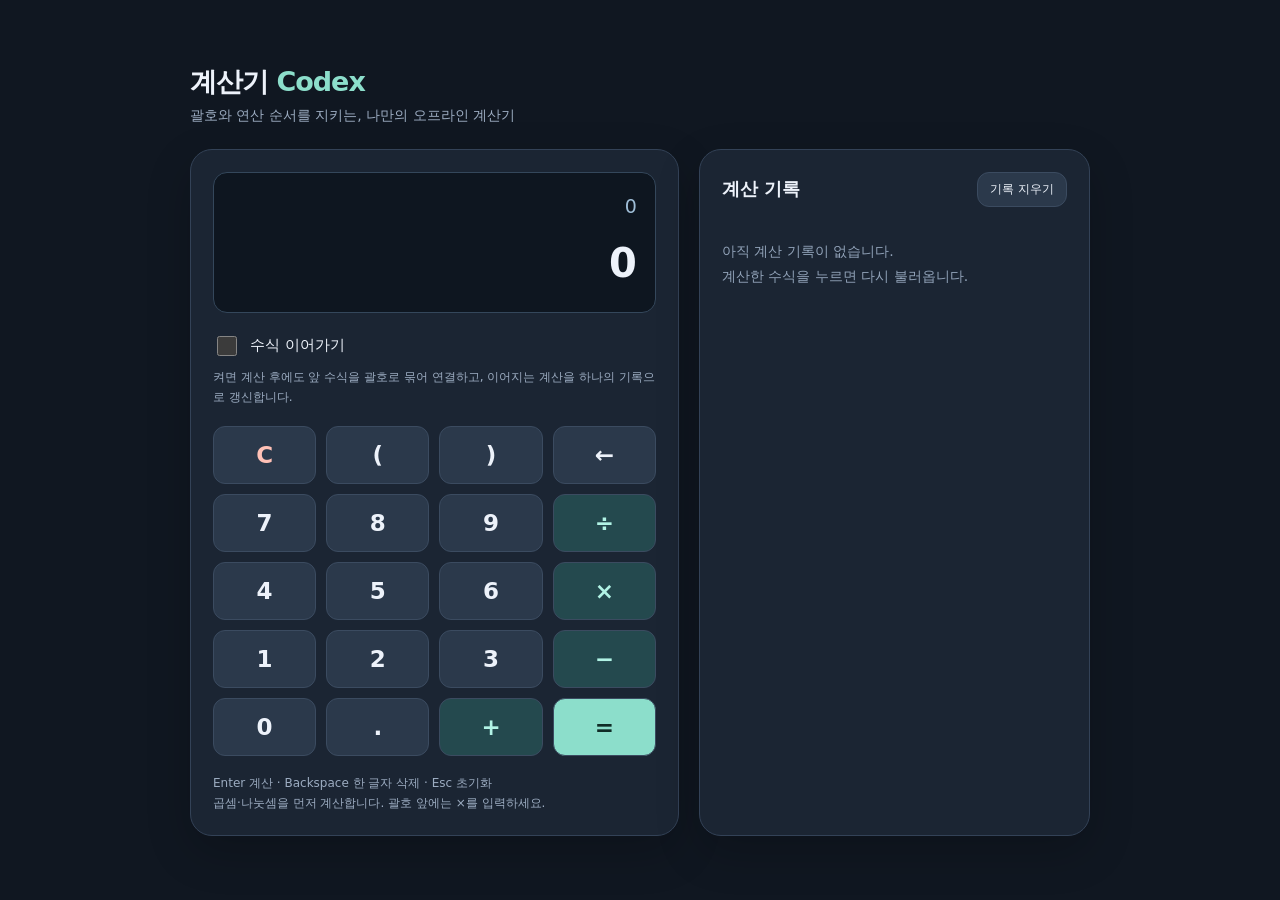
<file: index.html>
<!doctype html>
<html lang="ko">
<head>
  <meta charset="utf-8">
  <meta name="viewport" content="width=device-width, initial-scale=1">
  <meta http-equiv="refresh" content="0;url=./%EA%B3%84%EC%82%B0%EA%B8%B0_Codex.html">
  <title>계산기 Codex</title>
  <style>
    body { margin: 0; min-height: 100vh; display: grid; place-items: center; background: #101721; color: #edf2fa; font-family: system-ui, sans-serif; }
    main { padding: 24px; text-align: center; }
    a { color: #8cdecb; }
  </style>
</head>
<body>
  <main>
    <h1>계산기 Codex</h1>
    <p>계산기를 여는 중입니다.</p>
    <p><a href="./%EA%B3%84%EC%82%B0%EA%B8%B0_Codex.html">계산기 열기</a></p>
  </main>
</body>
</html>
</file>
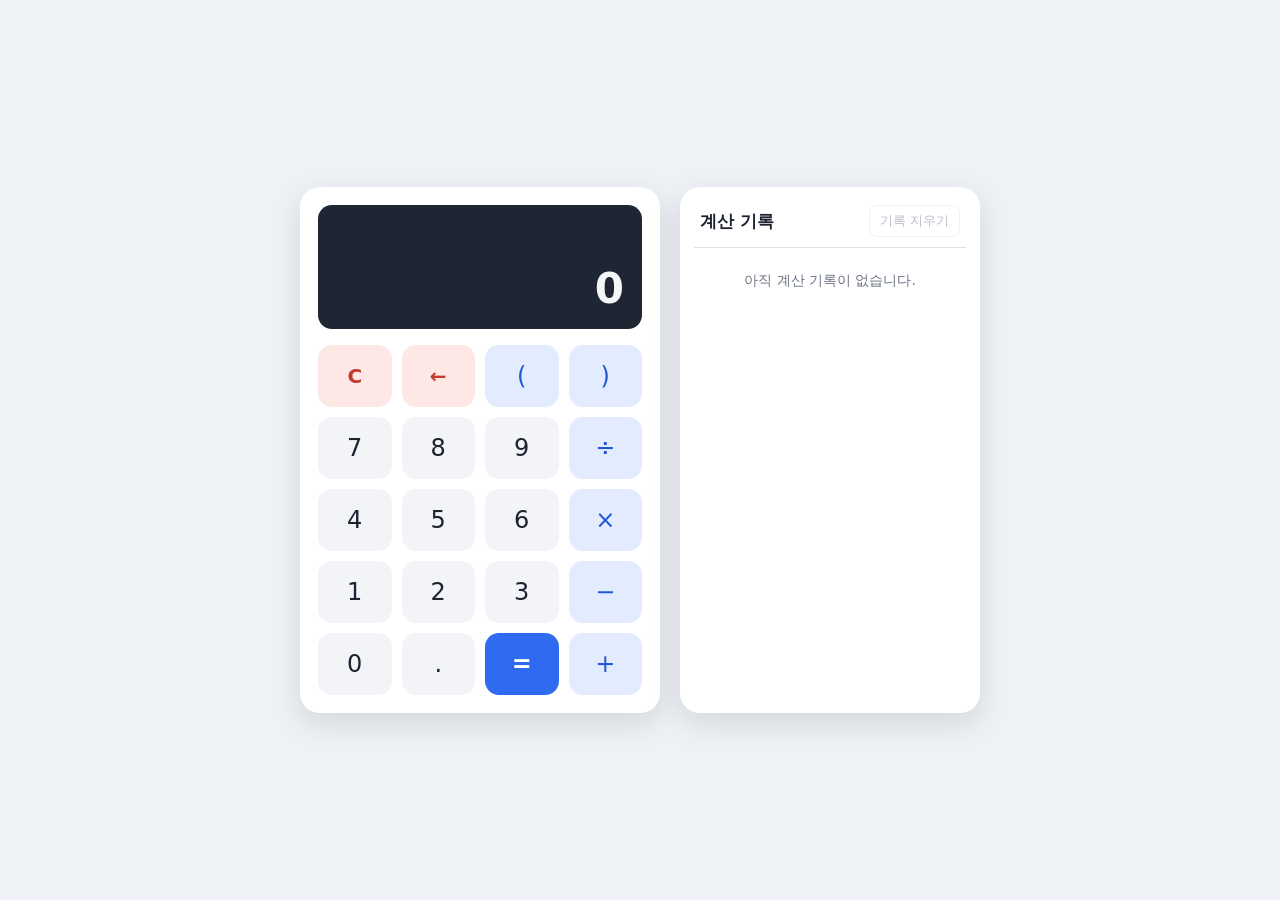
<file: 계산기_Claude.html>
<!doctype html>
<html lang="ko">
<head>
<meta charset="utf-8">
<meta name="viewport" content="width=device-width, initial-scale=1">
<title>계산기</title>
<style>
  :root {
    --bg: #eef1f5;
    --card: #ffffff;
    --text: #1d2330;
    --muted: #6b7385;
    --border: #dde2ea;
    --shadow: 0 10px 30px rgba(20, 30, 50, .12);
    --screen: #1e2533;
    --screen-text: #f4f6fa;
    --screen-muted: #9aa4b8;
    --error: #ff8a80;
    --key: #f2f4f8;
    --key-hover: #e4e8ef;
    --key-text: #1d2330;
    --op: #e3ecff;
    --op-hover: #d0dfff;
    --op-text: #2357d6;
    --fn: #fde8e6;
    --fn-hover: #fad3ce;
    --fn-text: #c2392b;
    --eq: #2f6bf0;
    --eq-hover: #2459cf;
    --eq-text: #ffffff;
    --item-hover: #f2f5fa;
  }
  @media (prefers-color-scheme: dark) {
    :root {
      --bg: #11151c;
      --card: #1a2029;
      --text: #e8ecf2;
      --muted: #8e98aa;
      --border: #2c3440;
      --shadow: 0 10px 30px rgba(0, 0, 0, .45);
      --screen: #0c0f14;
      --screen-text: #f4f6fa;
      --screen-muted: #8691a6;
      --key: #252c37;
      --key-hover: #2f3745;
      --key-text: #e8ecf2;
      --op: #1f2f52;
      --op-hover: #283b66;
      --op-text: #8fb3ff;
      --fn: #3d2224;
      --fn-hover: #4b2a2d;
      --fn-text: #ff9a8f;
      --eq: #3b78ff;
      --eq-hover: #5a8dff;
      --eq-text: #ffffff;
      --item-hover: #222935;
    }
  }

  * { box-sizing: border-box; }
  html, body { margin: 0; }
  body {
    min-height: 100vh;
    display: flex;
    align-items: center;
    justify-content: center;
    padding: 24px 16px;
    background: var(--bg);
    color: var(--text);
    font-family: "Segoe UI", "Malgun Gothic", "Apple SD Gothic Neo", system-ui, sans-serif;
  }

  .app {
    display: flex;
    gap: 20px;
    align-items: stretch;
    width: 100%;
    max-width: 680px;
  }

  .card {
    background: var(--card);
    border-radius: 20px;
    box-shadow: var(--shadow);
  }

  /* 계산기 */
  .calculator {
    flex: 0 0 360px;
    padding: 18px;
  }

  .screen {
    background: var(--screen);
    border-radius: 14px;
    padding: 16px 18px 14px;
    margin-bottom: 16px;
    min-height: 124px;
    display: flex;
    flex-direction: column;
    justify-content: flex-end;
    gap: 6px;
    overflow: hidden;
  }
  .expression {
    color: var(--screen-muted);
    font-size: 18px;
    text-align: right;
    white-space: nowrap;
    overflow-x: auto;
    scrollbar-width: none;
    min-height: 24px;
    font-variant-numeric: tabular-nums;
  }
  .expression::-webkit-scrollbar { display: none; }
  .result {
    color: var(--screen-text);
    font-size: 42px;
    font-weight: 600;
    text-align: right;
    white-space: nowrap;
    overflow: hidden;
    text-overflow: ellipsis;
    min-height: 52px;
    line-height: 52px;
    font-variant-numeric: tabular-nums;
  }
  .result.preview { color: var(--screen-muted); font-weight: 400; }
  .result.medium { font-size: 32px; }
  .result.small { font-size: 24px; }
  .result.error { color: var(--error); font-size: 24px; font-weight: 500; }

  .keys {
    display: grid;
    grid-template-columns: repeat(4, 1fr);
    gap: 10px;
  }
  .keys button {
    height: 62px;
    border: none;
    border-radius: 14px;
    font: inherit;
    font-size: 24px;
    cursor: pointer;
    background: var(--key);
    color: var(--key-text);
    transition: background .12s, transform .06s;
    -webkit-tap-highlight-color: transparent;
    touch-action: manipulation;
  }
  .keys button:hover { background: var(--key-hover); }
  .keys button:active,
  .keys button.pressed { transform: scale(.95); }
  .keys button.op { background: var(--op); color: var(--op-text); }
  .keys button.op:hover { background: var(--op-hover); }
  .keys button.fn { background: var(--fn); color: var(--fn-text); font-size: 20px; font-weight: 600; }
  .keys button.fn:hover { background: var(--fn-hover); }
  .keys button.eq { background: var(--eq); color: var(--eq-text); font-weight: 600; }
  .keys button.eq:hover { background: var(--eq-hover); }
  .keys button:focus-visible,
  .history button:focus-visible {
    outline: 3px solid var(--eq);
    outline-offset: 2px;
  }

  /* 계산 기록 */
  .history {
    flex: 1 1 auto;
    min-width: 0;
    padding: 18px 14px 14px;
    display: flex;
    flex-direction: column;
  }
  .history-header {
    display: flex;
    align-items: center;
    justify-content: space-between;
    padding: 0 6px 10px;
    border-bottom: 1px solid var(--border);
  }
  .history-header h2 { margin: 0; font-size: 17px; }
  .clear-history {
    border: 1px solid var(--border);
    background: transparent;
    color: var(--muted);
    border-radius: 8px;
    padding: 6px 10px;
    font: inherit;
    font-size: 13px;
    cursor: pointer;
  }
  .clear-history:hover:not(:disabled) { color: var(--fn-text); border-color: var(--fn-text); }
  .clear-history:disabled { opacity: .45; cursor: default; }

  .history-list {
    list-style: none;
    margin: 0;
    padding: 6px 0 0;
    overflow-y: auto;
    flex: 1 1 0;
    min-height: 0;
  }
  .history-item {
    display: block;
    width: 100%;
    text-align: right;
    border: none;
    background: transparent;
    color: var(--text);
    font: inherit;
    padding: 10px 8px;
    border-radius: 10px;
    cursor: pointer;
  }
  .history-item:hover { background: var(--item-hover); }
  .history-expr {
    color: var(--muted);
    font-size: 14px;
    word-break: break-all;
  }
  .history-result {
    font-size: 20px;
    font-weight: 600;
    word-break: break-all;
  }
  .history-empty, .history-note {
    color: var(--muted);
    font-size: 14px;
    text-align: center;
    padding: 24px 8px;
    margin: 0;
  }
  .history-note { padding: 8px 8px 0; font-size: 12px; }
  [hidden] { display: none !important; }

  @media (max-width: 700px) {
    .app { flex-direction: column; max-width: 400px; }
    .calculator { flex: none; }
    .history { max-height: 360px; }
    .history-list { flex: 1 1 auto; }
  }
  @media (max-width: 380px) {
    .calculator { padding: 14px; }
    .keys { gap: 8px; }
    .keys button { height: 56px; font-size: 22px; }
    .result { font-size: 36px; }
  }
</style>
</head>
<body>
<main class="app">
  <section class="calculator card" aria-label="계산기">
    <div class="screen">
      <div class="expression" id="expression" aria-label="입력 중인 수식">&nbsp;</div>
      <div class="result" id="result" aria-live="polite" aria-label="결과">0</div>
    </div>
    <div class="keys">
      <button type="button" class="fn" data-action="clear" data-key="Escape" title="모두 지우기 (Esc)">C</button>
      <button type="button" class="fn" data-action="backspace" data-key="Backspace" title="한 글자 지우기 (Backspace)">←</button>
      <button type="button" class="op" data-action="paren" data-value="(" data-key="(">(</button>
      <button type="button" class="op" data-action="paren" data-value=")" data-key=")">)</button>

      <button type="button" data-action="digit" data-value="7" data-key="7">7</button>
      <button type="button" data-action="digit" data-value="8" data-key="8">8</button>
      <button type="button" data-action="digit" data-value="9" data-key="9">9</button>
      <button type="button" class="op" data-action="op" data-value="÷" data-key="/" aria-label="나누기">÷</button>

      <button type="button" data-action="digit" data-value="4" data-key="4">4</button>
      <button type="button" data-action="digit" data-value="5" data-key="5">5</button>
      <button type="button" data-action="digit" data-value="6" data-key="6">6</button>
      <button type="button" class="op" data-action="op" data-value="×" data-key="*" aria-label="곱하기">×</button>

      <button type="button" data-action="digit" data-value="1" data-key="1">1</button>
      <button type="button" data-action="digit" data-value="2" data-key="2">2</button>
      <button type="button" data-action="digit" data-value="3" data-key="3">3</button>
      <button type="button" class="op" data-action="op" data-value="−" data-key="-" aria-label="빼기">−</button>

      <button type="button" data-action="digit" data-value="0" data-key="0">0</button>
      <button type="button" data-action="dot" data-key="." aria-label="소수점">.</button>
      <button type="button" class="eq" data-action="equals" data-key="Enter" title="계산 (Enter)">=</button>
      <button type="button" class="op" data-action="op" data-value="+" data-key="+" aria-label="더하기">+</button>
    </div>
  </section>

  <section class="history card" aria-label="계산 기록">
    <div class="history-header">
      <h2>계산 기록</h2>
      <button type="button" class="clear-history" id="clearHistory">기록 지우기</button>
    </div>
    <p class="history-empty" id="historyEmpty">아직 계산 기록이 없습니다.</p>
    <ul class="history-list" id="historyList"></ul>
    <p class="history-note" id="storageNote" hidden>이 브라우저에서는 기록을 저장할 수 없어, 창을 닫으면 기록이 사라집니다.</p>
  </section>
</main>

<script>
(function () {
  'use strict';

  var OPERATORS = '+−×÷';
  var STORAGE_KEY = 'calculator-claude-history';
  var MAX_HISTORY = 100;
  var MAX_LENGTH = 120;

  var expressionEl = document.getElementById('expression');
  var resultEl = document.getElementById('result');
  var historyListEl = document.getElementById('historyList');
  var historyEmptyEl = document.getElementById('historyEmpty');
  var clearHistoryBtn = document.getElementById('clearHistory');
  var storageNoteEl = document.getElementById('storageNote');

  // 계산 상태
  var expr = '';          // 입력 중인 수식 (화면 표시용 기호 + − × ÷ 사용)
  var evaluated = false;  // = 을 눌러 결과가 표시된 상태인지
  var outcome = null;     // { ok: true, value } 또는 { ok: false, message }
  var history = [];       // [{ expr, value }] 최신 기록이 앞
  var storageOk = true;

  /* ---------- 수식 계산 (eval 미사용) ---------- */

  function DivideByZeroError() {}

  function tokenize(s) {
    var tokens = [];
    var i = 0;
    while (i < s.length) {
      var c = s.charAt(i);
      if (/[0-9.]/.test(c)) {
        var m = /^(\d*\.?\d*)(e[+\-]?\d+)?/.exec(s.slice(i));
        if (!m[1] || m[1] === '.') throw new SyntaxError('bad number');
        tokens.push({ type: 'num', value: parseFloat(m[0]) });
        i += m[0].length;
      } else if (OPERATORS.indexOf(c) >= 0 || c === '(' || c === ')') {
        tokens.push({ type: c });
        i++;
      } else {
        throw new SyntaxError('bad character');
      }
    }
    return tokens;
  }

  // 부동소수점 오차 정리: 유효숫자 15자리로 반올림 (0.1+0.2 → 0.3)
  function clean(v) {
    if (!isFinite(v)) return v;
    v = parseFloat(v.toPrecision(15));
    return v === 0 ? 0 : v; // -0 제거
  }

  // 우선순위: 괄호 > 부호 > ×÷ > +−
  function evaluate(s) {
    var tokens = tokenize(s);
    var pos = 0;

    function peek() { return tokens[pos] && tokens[pos].type; }

    function parseExpression() {
      var v = parseTerm();
      while (peek() === '+' || peek() === '−') {
        var op = tokens[pos++].type;
        var r = parseTerm();
        v = clean(op === '+' ? v + r : v - r);
      }
      return v;
    }

    function parseTerm() {
      var v = parseFactor();
      while (peek() === '×' || peek() === '÷') {
        var op = tokens[pos++].type;
        var r = parseFactor();
        if (op === '×') {
          v = clean(v * r);
        } else {
          if (r === 0) throw new DivideByZeroError();
          v = clean(v / r);
        }
      }
      return v;
    }

    function parseFactor() {
      if (peek() === '−') { pos++; return -parseFactor(); }
      if (peek() === '+') { pos++; return parseFactor(); }
      return parsePrimary();
    }

    function parsePrimary() {
      var t = tokens[pos];
      if (!t) throw new SyntaxError('unexpected end');
      if (t.type === 'num') { pos++; return t.value; }
      if (t.type === '(') {
        pos++;
        var v = parseExpression();
        if (peek() !== ')') throw new SyntaxError('missing )');
        pos++;
        return v;
      }
      throw new SyntaxError('unexpected token');
    }

    var value = parseExpression();
    if (pos !== tokens.length) throw new SyntaxError('trailing tokens');
    return clean(value);
  }

  /* ---------- 숫자 표시 ---------- */

  // 결과 표시용: 천 단위 쉼표, 음수 기호는 −
  function formatNumber(v) {
    var s = String(v);
    if (/e/.test(s)) return s.replace(/^-/, '−');
    var negative = s.charAt(0) === '-';
    if (negative) s = s.slice(1);
    var parts = s.split('.');
    parts[0] = parts[0].replace(/\B(?=(\d{3})+(?!\d))/g, ',');
    return (negative ? '−' : '') + parts.join('.');
  }

  // 결과를 다시 수식에 넣을 때 쓰는 형태 (쉼표 없음)
  function toExpression(v) {
    return String(v).replace(/^-/, '−');
  }

  /* ---------- 입력 처리 ---------- */

  function lastChar() { return expr.charAt(expr.length - 1); }
  function isOperator(c) { return c !== '' && OPERATORS.indexOf(c) >= 0; }
  function isDigit(c) { return /[0-9]/.test(c); }
  function currentNumber() { return /[0-9.]*$/.exec(expr)[0]; }

  function openParenCount() {
    var count = 0;
    for (var i = 0; i < expr.length; i++) {
      if (expr.charAt(i) === '(') count++;
      else if (expr.charAt(i) === ')') count--;
    }
    return count;
  }

  function closeParens(s) {
    var count = 0;
    for (var i = 0; i < s.length; i++) {
      if (s.charAt(i) === '(') count++;
      else if (s.charAt(i) === ')') count--;
    }
    while (count-- > 0) s += ')';
    return s;
  }

  // 결과가 표시된 뒤 새 수식을 시작
  function startFresh() {
    if (evaluated) {
      expr = '';
      evaluated = false;
      outcome = null;
    }
  }

  function inputDigit(d) {
    startFresh();
    if (expr.length >= MAX_LENGTH) return;
    if (lastChar() === ')') expr += '×';
    if (currentNumber() === '0') {
      if (d === '0') return;
      expr = expr.slice(0, -1) + d; // 앞자리 0 대체
      return;
    }
    expr += d;
  }

  function inputDot() {
    startFresh();
    if (expr.length >= MAX_LENGTH) return;
    if (currentNumber().indexOf('.') >= 0) return; // 한 숫자에 소수점은 한 번만
    if (lastChar() === ')') expr += '×';
    expr += currentNumber() === '' ? '0.' : '.';
  }

  function inputOperator(op) {
    if (evaluated) {
      // 결과에 이어서 계산 (오류였다면 새로 시작)
      expr = outcome && outcome.ok ? toExpression(outcome.value) : '';
      evaluated = false;
      outcome = null;
    }
    if (expr.length >= MAX_LENGTH) return;

    // 3×−2 처럼 곱셈·나눗셈 뒤 음수 입력 허용
    if (op === '−' && (lastChar() === '×' || lastChar() === '÷')) {
      expr += op;
      return;
    }
    // 연산자를 연속으로 누르면 마지막 연산자로 교체
    while (isOperator(lastChar())) expr = expr.slice(0, -1);
    if (expr === '' || lastChar() === '(') {
      if (op === '−') expr += op; // 맨 앞이나 괄호 뒤에는 음수 부호만 허용
      return;
    }
    expr += op;
  }

  function inputParen(p) {
    if (p === '(') {
      startFresh();
      if (expr.length >= MAX_LENGTH) return;
      var c = lastChar();
      expr += (isDigit(c) || c === '.' || c === ')') ? '×(' : '(';
    } else {
      if (evaluated) return;
      var last = lastChar();
      if (openParenCount() > 0 && (isDigit(last) || last === '.' || last === ')')) {
        expr += ')';
      }
    }
  }

  function backspace() {
    if (evaluated) {
      // 결과 상태에서 ← 를 누르면 방금 수식을 다시 편집
      evaluated = false;
      outcome = null;
    }
    expr = expr.slice(0, -1);
  }

  function clearAll() {
    expr = '';
    evaluated = false;
    outcome = null;
  }

  function calculate(s) {
    try {
      if (s === '' || /[+−×÷(]$/.test(s)) throw new SyntaxError('incomplete');
      var value = evaluate(s);
      if (!isFinite(value)) return { ok: false, message: '결과가 너무 큽니다' };
      return { ok: true, value: value };
    } catch (e) {
      if (e instanceof DivideByZeroError) return { ok: false, message: '0으로 나눌 수 없습니다' };
      return { ok: false, message: '수식이 올바르지 않습니다' };
    }
  }

  function equals() {
    if (evaluated || expr === '') return;
    var full = closeParens(expr); // 닫지 않은 괄호는 자동으로 닫음
    outcome = calculate(full);
    expr = full;
    evaluated = true;
    if (outcome.ok) addHistory(full, outcome.value);
  }

  /* ---------- 화면 ---------- */

  function setResult(text, kind) {
    resultEl.textContent = text;
    resultEl.className = 'result';
    if (kind) resultEl.classList.add(kind);
    if (kind !== 'error') {
      if (text.length > 18) resultEl.classList.add('small');
      else if (text.length > 12) resultEl.classList.add('medium');
    }
  }

  function render() {
    if (evaluated) {
      expressionEl.textContent = expr + ' =';
      if (outcome.ok) setResult(formatNumber(outcome.value));
      else setResult(outcome.message, 'error');
    } else {
      expressionEl.textContent = expr || ' ';
      if (expr === '') {
        setResult('0');
      } else {
        // 입력 중에는 미리보기 결과를 흐리게 표시
        var preview = /[+−×÷(]$/.test(expr) ? null : calculate(closeParens(expr));
        setResult(preview && preview.ok ? formatNumber(preview.value) : '', 'preview');
      }
    }
    expressionEl.scrollLeft = expressionEl.scrollWidth;
  }

  /* ---------- 계산 기록 ---------- */

  function loadHistory() {
    try {
      var raw = localStorage.getItem(STORAGE_KEY);
      var data = raw ? JSON.parse(raw) : [];
      if (!Array.isArray(data)) return [];
      return data.filter(function (item) {
        return item && typeof item.expr === 'string' && typeof item.value === 'number';
      }).slice(0, MAX_HISTORY);
    } catch (e) {
      storageOk = false;
      return [];
    }
  }

  function saveHistory() {
    try {
      localStorage.setItem(STORAGE_KEY, JSON.stringify(history));
    } catch (e) {
      storageOk = false;
    }
    storageNoteEl.hidden = storageOk;
  }

  function addHistory(expression, value) {
    history.unshift({ expr: expression, value: value });
    if (history.length > MAX_HISTORY) history.length = MAX_HISTORY;
    saveHistory();
    renderHistory();
  }

  function renderHistory() {
    historyListEl.textContent = '';
    history.forEach(function (item, index) {
      var li = document.createElement('li');
      var btn = document.createElement('button');
      btn.type = 'button';
      btn.className = 'history-item';
      btn.dataset.index = String(index);
      btn.title = '이 수식 다시 불러오기';

      var exprDiv = document.createElement('div');
      exprDiv.className = 'history-expr';
      exprDiv.textContent = item.expr + ' =';
      var resultDiv = document.createElement('div');
      resultDiv.className = 'history-result';
      resultDiv.textContent = formatNumber(item.value);

      btn.appendChild(exprDiv);
      btn.appendChild(resultDiv);
      li.appendChild(btn);
      historyListEl.appendChild(li);
    });
    historyEmptyEl.hidden = history.length > 0;
    clearHistoryBtn.disabled = history.length === 0;
  }

  historyListEl.addEventListener('click', function (e) {
    var btn = e.target.closest('.history-item');
    if (!btn) return;
    var item = history[Number(btn.dataset.index)];
    if (!item) return;
    expr = item.expr;
    evaluated = false;
    outcome = null;
    render();
  });

  clearHistoryBtn.addEventListener('click', function () {
    if (history.length === 0) return;
    if (!window.confirm('계산 기록을 모두 지울까요?')) return;
    history = [];
    saveHistory();
    renderHistory();
  });

  /* ---------- 버튼과 키보드 ---------- */

  function runAction(action, value) {
    switch (action) {
      case 'digit': inputDigit(value); break;
      case 'dot': inputDot(); break;
      case 'op': inputOperator(value); break;
      case 'paren': inputParen(value); break;
      case 'clear': clearAll(); break;
      case 'backspace': backspace(); break;
      case 'equals': equals(); break;
    }
    render();
  }

  document.querySelector('.keys').addEventListener('click', function (e) {
    var btn = e.target.closest('button');
    if (!btn) return;
    runAction(btn.dataset.action, btn.dataset.value);
  });

  var keyButtons = {};
  document.querySelectorAll('.keys button[data-key]').forEach(function (btn) {
    keyButtons[btn.dataset.key] = btn;
  });

  var KEY_ALIASES ={ '=': 'Enter', 'Delete': 'Escape', 'x': '*', 'X': '*', ',': '.' };

  document.addEventListener('keydown', function (e) {
    if (e.ctrlKey || e.metaKey || e.altKey) return;
    var key = KEY_ALIASES[e.key] || e.key;
    var btn = keyButtons[key];
    if (!btn) return;
    e.preventDefault(); // 포커스된 버튼이 Enter로 함께 눌리는 것 방지
    runAction(btn.dataset.action, btn.dataset.value);
    btn.classList.add('pressed');
    setTimeout(function () { btn.classList.remove('pressed'); }, 120);
  });

  history = loadHistory();
  storageNoteEl.hidden = storageOk;
  renderHistory();
  render();
})();
</script>
</body>
</html>
</file>
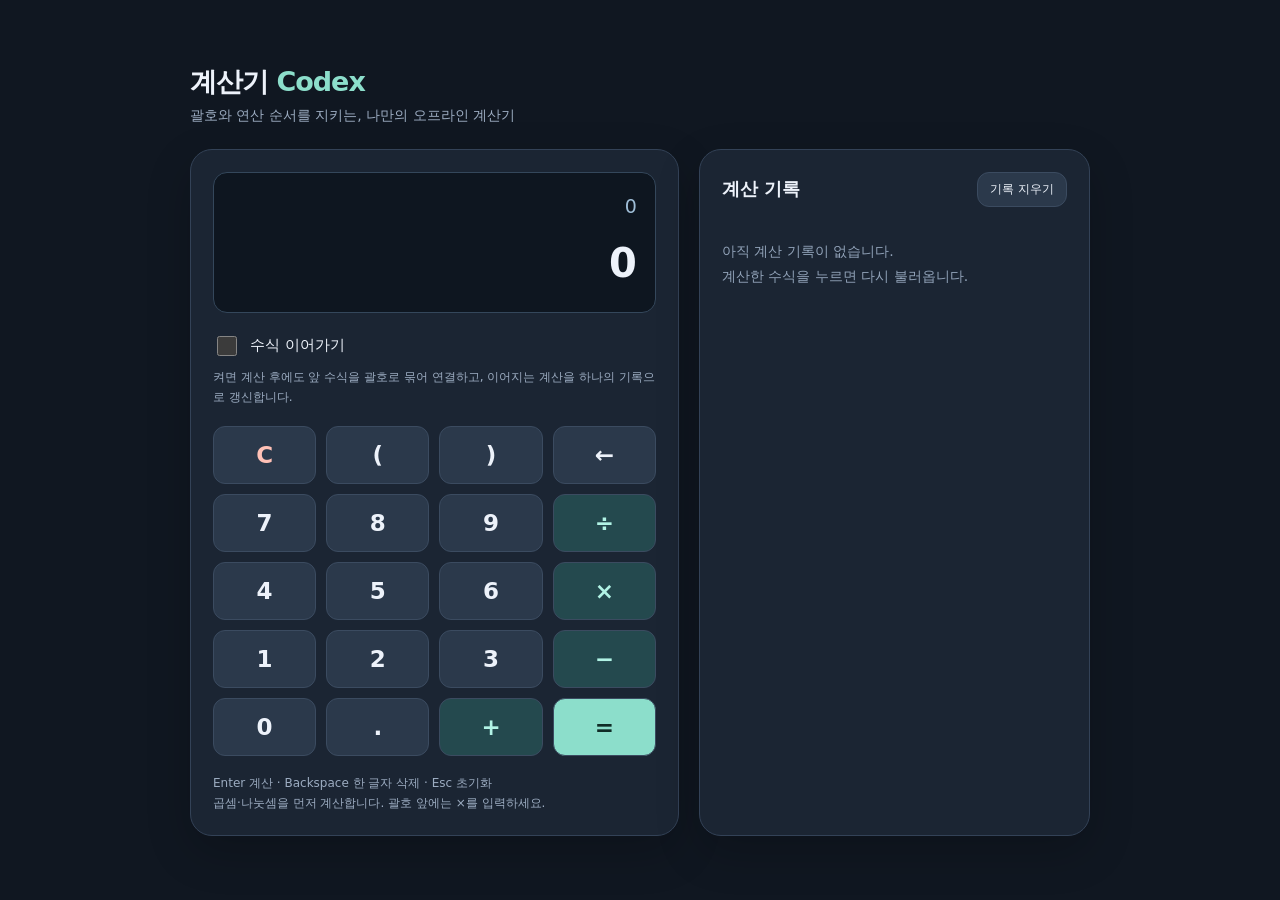
<file: 계산기_Codex.html>
<!doctype html>
<html lang="ko">
<head>
<meta charset="utf-8">
<meta name="viewport" content="width=device-width, initial-scale=1">
<title>계산기 Codex</title>
<style>
:root{color-scheme:dark;font-family:system-ui,-apple-system,"Segoe UI",sans-serif;background:#101721;color:#edf2fa}
*{box-sizing:border-box}body{margin:0;min-height:100vh;display:grid;place-items:center;padding:28px}
main{width:min(900px,100%)}header{margin-bottom:24px}h1{font-size:27px;margin:0 0 7px;letter-spacing:-1px}header p{color:#9cacc1;margin:0;font-size:14px}
.layout{display:grid;grid-template-columns:minmax(0,1.25fr) minmax(0,1fr);gap:20px}.card{background:#1b2533;border:1px solid #334257;border-radius:22px;padding:22px;box-shadow:0 16px 45px #0003}
.display{background:#0e1620;border:1px solid #34475b;border-radius:14px;padding:22px 18px;margin-bottom:20px;text-align:right;min-height:134px}
#expression{font-size:19px;min-height:29px;color:#9fbed7;white-space:pre-wrap;overflow-wrap:anywhere}#result{font-size:clamp(26px,4vw,40px);font-weight:650;line-height:1.35;margin-top:12px;overflow-wrap:anywhere}#result.error{font-size:22px;color:#ffb1ac}
.keys{display:grid;grid-template-columns:repeat(4,1fr);gap:10px}button{font:inherit;border:1px solid #3b4b60;color:inherit;background:#2b394b;border-radius:12px;cursor:pointer;transition:background .15s,transform .1s}button:hover{background:#3b4d65}button:active{transform:translateY(1px)}button:focus-visible{outline:3px solid #9be4da;outline-offset:3px}.keys button{height:58px;font-size:23px;font-weight:550}.keys .operator{background:#24494e;color:#b1f3e5}.keys .clear{color:#ffc1b6}.keys .equals{background:#8cdecb;color:#102c27;grid-column:span 2}.keys .equals:hover{background:#a9f0df}.hint{font-size:12px;color:#9cacc1;line-height:1.7;margin:17px 0 0}
.mode{display:flex;align-items:center;gap:10px;margin:0 0 8px;font-size:15px;cursor:pointer}.mode input{width:20px;height:20px;accent-color:#8cdecb}.mode input:focus-visible{outline:3px solid #9be4da;outline-offset:3px}.mode-help{color:#9cacc1;font-size:12px;line-height:1.7;margin:0 0 18px}
.history-head{display:flex;align-items:center;justify-content:space-between;gap:10px;margin-bottom:18px}h2{font-size:18px;margin:0}.history-head button{padding:8px 12px;font-size:12px}#history{list-style:none;padding:0;margin:0;max-height:454px;overflow:auto}#history li{margin-bottom:10px}#history button{width:100%;padding:14px;text-align:left;line-height:1.6;overflow-wrap:anywhere;font-size:15px}.empty{color:#91a2b8;font-size:14px;line-height:1.8}#storage-note{font-size:12px;color:#e8b47f;line-height:1.6;margin-top:15px}
@media(max-width:650px){body{padding:20px 12px}.layout{grid-template-columns:1fr}.card{padding:18px}#history{max-height:260px}.keys button{height:56px}}
</style>
</head>
<body>
<main>
<header><h1>계산기 <span style="color:#8cdecb">Codex</span></h1><p>괄호와 연산 순서를 지키는, 나만의 오프라인 계산기</p></header>
<div class="layout">
<section class="card" aria-label="계산기">
<div class="display"><div id="expression" aria-label="입력 수식">0</div><div id="result" role="status" aria-live="polite" aria-atomic="true">0</div></div>
<label class="mode"><input id="chain-mode" type="checkbox" aria-describedby="mode-help">수식 이어가기</label>
<p id="mode-help" class="mode-help">켜면 계산 후에도 앞 수식을 괄호로 묶어 연결하고, 이어지는 계산을 하나의 기록으로 갱신합니다.</p>
<div class="keys">
<button class="clear" data-action="clear" aria-label="모두 지우기">C</button><button data-input="(">(</button><button data-input=")">)</button><button data-action="backspace" aria-label="한 글자 지우기">←</button>
<button data-input="7">7</button><button data-input="8">8</button><button data-input="9">9</button><button class="operator" data-input="/" aria-label="나누기">÷</button>
<button data-input="4">4</button><button data-input="5">5</button><button data-input="6">6</button><button class="operator" data-input="*" aria-label="곱하기">×</button>
<button data-input="1">1</button><button data-input="2">2</button><button data-input="3">3</button><button class="operator" data-input="-" aria-label="빼기">−</button>
<button data-input="0">0</button><button data-input=".">.</button><button class="operator" data-input="+" aria-label="더하기">+</button><button data-action="calculate" class="equals" style="grid-column:auto" aria-label="계산">=</button>
</div>
<p class="hint">Enter 계산 · Backspace 한 글자 삭제 · Esc 초기화<br>곱셈·나눗셈을 먼저 계산합니다. 괄호 앞에는 ×를 입력하세요.</p>
</section>
<aside class="card" aria-label="계산 기록">
<div class="history-head"><h2>계산 기록</h2><button id="clear-history">기록 지우기</button></div>
<ul id="history"></ul><p id="empty-history" class="empty">아직 계산 기록이 없습니다.<br>계산한 수식을 누르면 다시 불러옵니다.</p>
<p id="storage-note" role="status"></p>
</aside>
</div>
</main>
<script>
"use strict";
// 소수를 정수 비율로 계산하여 이진 부동소수점 오차를 피합니다.
function gcd(a,b){a=a<0n?-a:a;while(b){[a,b]=[b,a%b]}return a}
function rational(n,d=1n){if(d===0n)throw new Error('0으로 나눌 수 없습니다');if(d<0n){n=-n;d=-d}const g=gcd(n,d);return {n:n/g,d:d/g}}
function operate(a,b,op){switch(op){case '+':return rational(a.n*b.d+b.n*a.d,a.d*b.d);case '-':return rational(a.n*b.d-b.n*a.d,a.d*b.d);case '*':return rational(a.n*b.n,a.d*b.d);case '/':return rational(a.n*b.d,a.d*b.n)}}
function evaluate(source){
 if(!source||source.length>500)throw new Error(source?'수식은 500자까지 입력할 수 있습니다':'수식을 입력하세요');
 let i=0;
 const invalid=()=>{throw new Error('수식과 괄호를 확인하세요')};
 function primary(){
  if(source[i]==='+'||source[i]==='-'){const sign=source[i++];const v=primary();return sign==='-'?rational(-v.n,v.d):v}
  if(source[i]==='('){i++;const value=sum();if(source[i++]!==')')invalid();return value}
  const match=source.slice(i).match(/^(?:\d+(?:\.\d*)?|\.\d+)/);if(!match)invalid();
  const value=match[0];i+=value.length;const parts=value.split('.');const decimals=parts[1]||'';
  return rational(BigInt((parts[0]||'0')+decimals),10n**BigInt(decimals.length));
 }
 function product(){let value=primary();while(source[i]==='*'||source[i]==='/'){const op=source[i++];value=operate(value,primary(),op)}return value}
 function sum(){let value=product();while(source[i]==='+'||source[i]==='-'){const op=source[i++];value=operate(value,product(),op)}return value}
 const value=sum();if(i!==source.length)invalid();return value;
}
// 최대 15개 유효 숫자로 반올림하고 불필요한 소수 끝자리 0을 제거합니다.
function format(value){
 if(value.n===0n)return '0';
 const negative=value.n<0n;let n=negative?-value.n:value.n;const d=value.d;
 let exponent=n.toString().length-d.toString().length;
 if(exponent>=0 ? n<d*10n**BigInt(exponent) : n*10n**BigInt(-exponent)<d)exponent--;
 const scale=14-exponent;
 const numerator=scale>=0?n*10n**BigInt(scale):n;
 const denominator=scale>=0?d:d*10n**BigInt(-scale);
 let rounded=numerator/denominator;if((numerator%denominator)*2n>=denominator)rounded++;
 let text=rounded.toString();
 if(scale>0){text=text.padStart(scale+1,'0');text=text.slice(0,-scale)+'.'+text.slice(-scale);text=text.replace(/0+$/,'').replace(/\.$/,'')}
 else text+='0'.repeat(-scale);
 return (negative?'-':'')+text;
}
const storageKey='codex-offline-calculator-history-v1';
const expressionEl=document.getElementById('expression'),resultEl=document.getElementById('result');
const historyEl=document.getElementById('history'),emptyEl=document.getElementById('empty-history'),storageNote=document.getElementById('storage-note');
const chainMode=document.getElementById('chain-mode');
let expression='',lastResult='0',completed=false,records=[],chainRecord=null;
function pretty(text){return text.replace(/\*/g,'×').replace(/\//g,'÷').replace(/-/g,'−')}
function paint(){expressionEl.textContent=pretty(expression)||'0';expressionEl.scrollTop=expressionEl.scrollHeight}
function showResult(text,error=false){resultEl.textContent=text;resultEl.classList.toggle('error',error)}
function storageError(){storageNote.textContent='브라우저가 저장을 허용하지 않아 기록은 이번 창에서만 유지됩니다.'}
function save(){try{localStorage.setItem(storageKey,JSON.stringify(records));storageNote.textContent=''}catch{storageError()}}
function renderHistory(){historyEl.replaceChildren();emptyEl.hidden=records.length>0;for(const record of records){const li=document.createElement('li'),button=document.createElement('button');button.textContent=pretty(record.expression)+' = '+record.result;button.title='이 수식 다시 불러오기';button.addEventListener('click',()=>{expression=record.expression;lastResult=record.result;completed=chainMode.checked;chainRecord=null;showResult(record.result);paint()});li.append(button);historyEl.append(li)}}
try{const saved=JSON.parse(localStorage.getItem(storageKey)||'[]');if(Array.isArray(saved))records=saved.filter(v=>v&&typeof v.expression==='string'&&v.expression.length<=500&&/^[\d.+*/()\-]+$/.test(v.expression)&&typeof v.result==='string'&&v.result.length<=1000)}catch{storageError()}
renderHistory();
function input(character){
 let next=expression,newChain=false;
 if(completed){if(/^[+*/-]$/.test(character))next=chainMode.checked?'('+expression+')':lastResult;else{next='';newChain=true}}
 if(character==='.'){const number=next.match(/[\d.]*$/)[0];if(number.includes('.'))return;if(!number)character='0.'}
 if(next.length+character.length>500){showResult('수식은 500자까지 입력할 수 있습니다',true);return}
 expression=next+character;completed=false;if(newChain)chainRecord=null;showResult(lastResult);paint();
}
function calculate(){try{const result=format(evaluate(expression));lastResult=result;showResult(result);completed=true;if(chainMode.checked&&chainRecord&&records.includes(chainRecord)){chainRecord.expression=expression;chainRecord.result=result}else{const record={expression,result};records.unshift(record);chainRecord=chainMode.checked?record:null}renderHistory();save()}catch(error){completed=false;showResult(error.message,true)}paint()}
function action(name){if(name==='calculate')calculate();else if(name==='clear'){expression='';lastResult='0';completed=false;chainRecord=null;showResult('0');paint()}else if(name==='backspace'){expression=expression.slice(0,-1);completed=false;showResult(lastResult);paint()}}
document.querySelector('.keys').addEventListener('click',event=>{const button=event.target.closest('button');if(!button)return;if(button.dataset.input)input(button.dataset.input);else action(button.dataset.action)});
chainMode.addEventListener('change',()=>{chainRecord=null});
document.getElementById('clear-history').addEventListener('click',()=>{records=[];chainRecord=null;renderHistory();save()});
document.addEventListener('keydown',event=>{if(event.ctrlKey||event.metaKey||event.altKey||event.isComposing)return;if(/^[\d.+*/()\-]$/.test(event.key)){event.preventDefault();input(event.key)}else{const name={Enter:'calculate','=':'calculate',Backspace:'backspace',Escape:'clear'}[event.key];if(name){event.preventDefault();action(name)}}});
</script>
</body>
</html>
</file>
